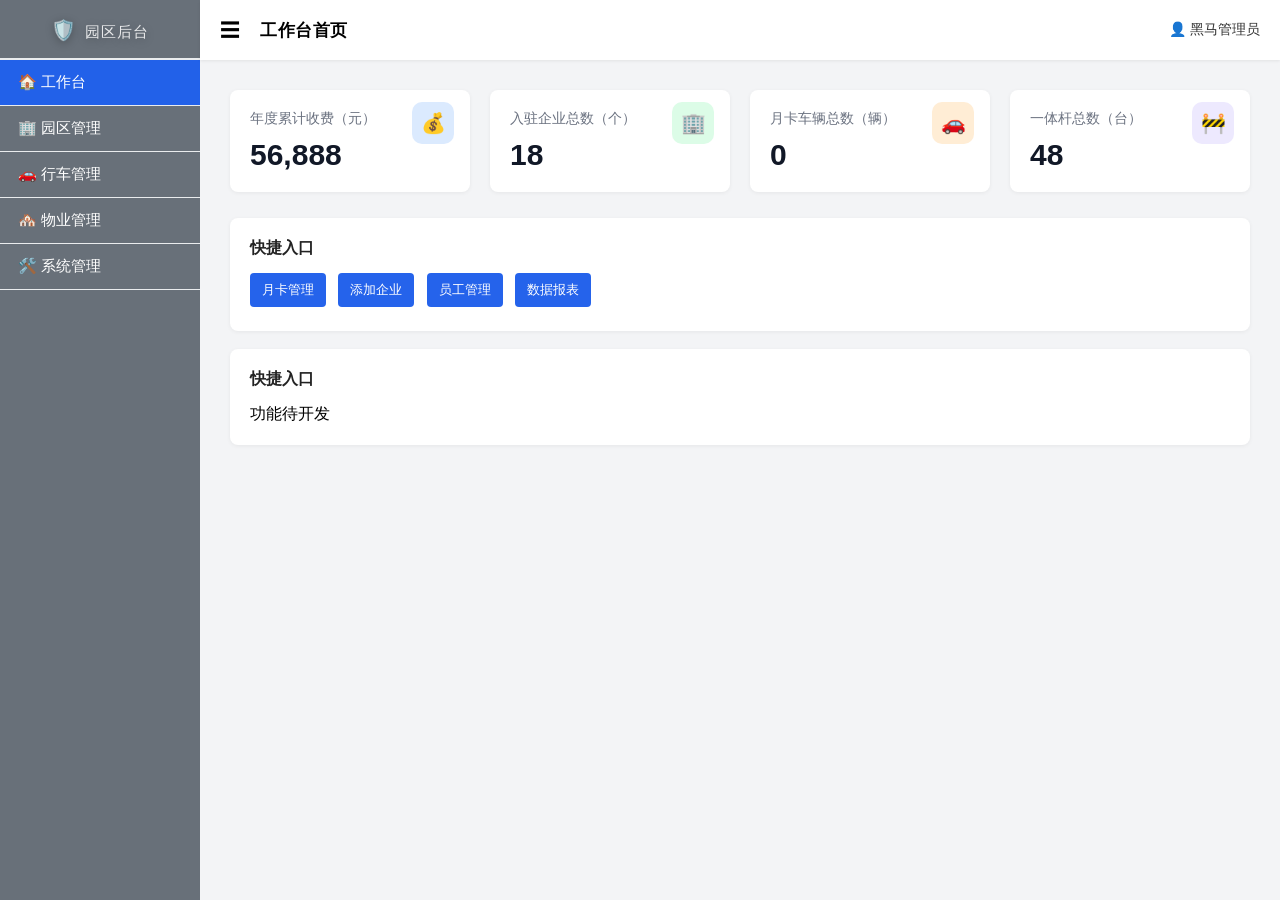
<file: Web/index.html/index.html>
<!DOCTYPE html>
<html lang="zh-CN">
<head>
    <meta charset="UTF-8">
    <title>工作台首页</title>
    <link rel="stylesheet" href="common.css">
    <script src="common.js"></script>
</head>
<body>
    <!--左侧侧边栏 -->
    <div class="sidebar" id="sidebar">
        <div class="logo">🛡️ <span>园区后台</span></div>
        <div class="menu-parent" data-href="index.html">🏠 <span>工作台</span></div>
        <div class="menu-parent" data-have-sub="true">🏢 <span>园区管理</span></div>
        <div class="menu-parent" data-have-sub="true">🚗 <span>行车管理</span></div>
        <div class="sub-menu">
            <div class="menu-child" data-href="#">📍 <span>区域管理</span></div>
            <div class="menu-child" data-href="monthCard.html">💳 <span>月卡管理</span></div>
            <div class="menu-child" data-href="#">💰 <span>停车缴费管理</span></div>
            <div class="menu-child" data-href="#">📋 <span>计费规则管理</span></div>
        </div>
        <div class="menu-parent" data-have-sub="true">🏘️ <span>物业管理</span></div>
        <div class="sub-menu">
            <div class="menu-child" data-href="#">⚙️ <span>一体杆管理</span></div>
        </div>
        <div class="menu-parent" data-have-sub="true">🛠️ <span>系统管理</span></div>
    </div>

    <div class="right-wrap">
        <div class="header">
            <button id="foldAllBtn">☰</button>
            <span>工作台首页</span>
            <div class="header-right">👤 黑马管理员</div>
        </div>
        <div class="content">
            <!--4项统计卡片区域-->
            <div class="stat-container">
                <div class="stat-card">
                    <div class="icon-box icon-blue">💰</div>
                    <div class="label">年度累计收费（元）</div>
                    <div class="num" id="totalFee">0</div>
                </div>
                <div class="stat-card">
                    <div class="icon-box icon-green">🏢</div>
                    <div class="label">入驻企业总数（个）</div>
                    <div class="num" id="companyCount">0</div>
                </div>
                <div class="stat-card">
                    <div class="icon-box icon-orange">🚗</div>
                    <div class="label">月卡车辆总数（辆）</div>
                    <div class="num" id="carCount">0</div>
                </div>
                <div class="stat-card">
                    <div class="icon-box icon-purple">🚧</div>
                    <div class="label">一体杆总数（台）</div>
                    <div class="num" id="poleCount">0</div>
                </div>
            </div>

            <!--快捷入口模块 -->
            <div class="quick-box">
                <h4>快捷入口</h4>
                <button class="quick-btn" id="goMonthCard">月卡管理</button>
                <button class="quick-btn">添加企业</button>
                <button class="quick-btn">员工管理</button>
                <button class="quick-btn">数据报表</button>
            </div>

            <!--快捷入口模块 -->
            <div class="quick-box">
                <h4>快捷入口</h4>
                <p>功能待开发</p>
            </div>
        </div>
    </div>

<script>
//全局存储key，全部页面统一
const STORAGE_KEY = "monthCardData";
//静态模拟固定数据
const staticInfo = {
    totalFee: 56888,
    companyCount: 18,
    poleCount: 48
};

//千分位格式化金额
function formatMoney(num){
    return Number(num).toString().replace(/\B(?=(\d{3})+(?!\d))/g,",");
}

//读取本地存储数据
function getLocalData(){
    let str = localStorage.getItem(STORAGE_KEY);
    if(str){
        return JSON.parse(str);
    }
}

//封装渲染函数 renderHomeStat
function renderHomeStat(){
    const list = getLocalData();
    document.getElementById("totalFee").innerText = formatMoney(staticInfo.totalFee);
    document.getElementById("companyCount").innerText = staticInfo.companyCount;
    document.getElementById("carCount").innerText = list ? list.length : 0;
    document.getElementById("poleCount").innerText = staticInfo.poleCount;
}

//快捷入口跳转
document.getElementById("goMonthCard").onclick = function(){
    location.href = "monthCard.html";
}

window.onload = function(){
    initCommonMenu();
    renderHomeStat();
}
</script>
</body>
</html>
</file>
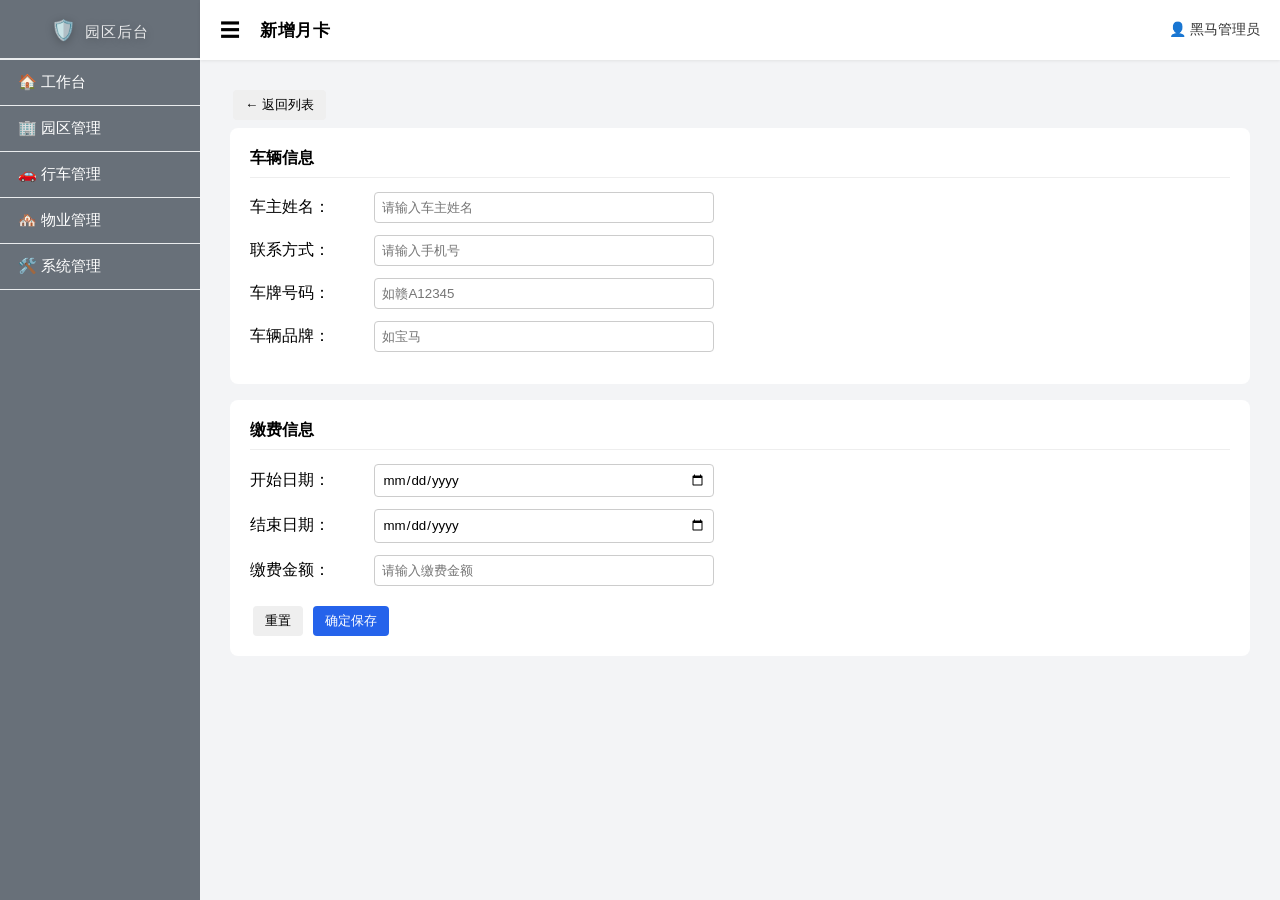
<file: Web/index.html/addMonthCard.html>
<!DOCTYPE html>
<html lang="zh-CN">
<head>
    <meta charset="UTF-8">
    <title>新增/编辑月卡</title>
    <link rel="stylesheet" href="common.css">
    <script src="common.js"></script>
</head>
<body>
    <div class="sidebar" id="sidebar">
        <div class="logo">🛡️ <span>园区后台</span></div>
        <div class="menu-parent" data-href="index.html">🏠 <span>工作台</span></div>
        <div class="menu-parent" data-have-sub="true">🏢 <span>园区管理</span></div>
        <div class="menu-parent" data-have-sub="true">🚗 <span>行车管理</span></div>
        <div class="sub-menu">
            <div class="menu-child" data-href="#">📍 <span>区域管理</span></div>
            <div class="menu-child" data-href="monthCard.html">💳 <span>月卡管理</span></div>
            <div class="menu-child" data-href="#">💰 <span>停车缴费管理</span></div>
            <div class="menu-child" data-href="#">📋 <span>计费规则管理</span></div>
        </div>
        <div class="menu-parent" data-have-sub="true">🏘️ <span>物业管理</span></div>
        <div class="sub-menu">
            <div class="menu-child" data-href="#">⚙️ <span>一体杆管理</span></div>
        </div>
        <div class="menu-parent" data-have-sub="true">🛠️ <span>系统管理</span></div>
    </div>

    <div class="right-wrap">
        <div class="header">
            <button id="foldAllBtn">☰</button>
            <span id="pageTitle">新增月卡</span>
            <div class="header-right">👤 黑马管理员</div>
        </div>
        <div class="content">
            <button class="btn" id="backListBtn">← 返回列表</button>
            <div class="error-tip" id="errMsg"></div>
            <!--车辆信息表单卡片 -->
            <div class="form-card">
                <h4>车辆信息</h4>
                <div class="form-item">
                    <label>车主姓名：</label>
                    <input type="text" id="carOwner" placeholder="请输入车主姓名">
                </div>
                <div class="form-item">
                    <label>联系方式：</label>
                    <input type="text" id="phone" placeholder="请输入手机号">
                </div>
                <div class="form-item">
                    <label>车牌号码：</label>
                    <input type="text" id="carNo" placeholder="如赣A12345">
                </div>
                <div class="form-item">
                    <label>车辆品牌：</label>
                    <input type="text" id="carBrand" placeholder="如宝马">
                </div>
            </div>
            <!--缴费信息表单卡片 -->
            <div class="form-card">
                <h4>缴费信息</h4>
                <div class="form-item">
                    <label>开始日期：</label>
                    <input type="date" id="startDate">
                </div>
                <div class="form-item">
                    <label>结束日期：</label>
                    <input type="date" id="endDate">
                </div>
                <div class="form-item">
                    <label>缴费金额：</label>
                    <input type="number" id="fee" placeholder="请输入缴费金额">
                </div>
                <div style="margin-top:20px;">
                    <button class="btn" id="resetFormBtn">重置</button>
                    <button class="btn btn-blue" id="saveFormBtn">确定保存</button>
                </div>
            </div>
        </div>
    </div>

<script>
const STORAGE_KEY = "monthCardData";
let editId = null;

//URL参数读取函数URLSearchParams
function getUrlParam(paramName){
    const urlParams = new URLSearchParams(location.search);
    return urlParams.get(paramName);
}

//读取本地
function getLocalData(){
    let str = localStorage.getItem(STORAGE_KEY);
    if(str) return JSON.parse(str);
    return [];
}
function saveToLocal(arr){
    localStorage.setItem(STORAGE_KEY,JSON.stringify(arr));
}
//计算剩余天数、状态
function calcRemainDay(startDate,endDate){
    const now = new Date();
    const end = new Date(endDate);
    const diff = Math.floor((end-now)/(1000*60*60*24));
    const status = diff>0 ? "可用":"已过期";
    return {remainDay:diff,status};
}
//表单回填编辑数据
function fillEditData(id){
    const arr = getLocalData();
    const item = arr.find(x=>x.id === Number(id));
    if(!item) return;
    document.getElementById("carOwner").value = item.carOwner;
    document.getElementById("phone").value = item.phone;
    document.getElementById("carNo").value = item.carNo;
    document.getElementById("carBrand").value = item.carBrand;
    document.getElementById("startDate").value = item.startDate;
    document.getElementById("endDate").value = item.endDate;
    document.getElementById("fee").value = item.fee;
}
//表单校验：必填、手机号正则、国内车牌正则
function validateForm(){
    const errBox = document.getElementById("errMsg");
    errBox.innerText = "";
    const carOwner = document.getElementById("carOwner").value.trim();
    const phone = document.getElementById("phone").value.trim();
    const carNo = document.getElementById("carNo").value.trim();
    const carBrand = document.getElementById("carBrand").value.trim();
    const startDate = document.getElementById("startDate").value;
    const endDate = document.getElementById("endDate").value;
    const fee = Number(document.getElementById("fee").value);

    //手机号正则
    const regPhone = /^1[3-9]\d{9}$/;
    //国内车牌正则
    const regCar = /^[京津沪渝冀豫云辽黑湘皖鲁新苏浙赣鄂桂甘晋蒙陕吉闽贵粤青藏川宁琼使领A-Z]{1}[A-Z]{1}[A-Z0-9]{4}[A-Z0-9挂学警港澳]{1}$/;

    if(!carOwner){errBox.innerText="车主姓名不能为空";return false;}
    if(!phone){errBox.innerText="手机号不能为空";return false;}
    if(!regPhone.test(phone)){errBox.innerText="手机号格式错误";return false;}
    if(!carNo){errBox.innerText="车牌号码不能为空";return false;}
    if(!regCar.test(carNo)){errBox.innerText="国内车牌格式错误";return false;}
    if(!carBrand){errBox.innerText="车辆品牌不能为空";return false;}
    if(!startDate){errBox.innerText="开始日期不能为空";return false;}
    if(!endDate){errBox.innerText="结束日期不能为空";return false;}
    if(new Date(endDate) < new Date(startDate)){errBox.innerText="结束日期不能早于开始日期";return false;}
    if(!fee || fee<=0){errBox.innerText="缴费金额必须大于0";return false;}
    return true;
}

//重置表单
document.getElementById("resetFormBtn").onclick = function(){
    document.getElementById("carOwner").value="";
    document.getElementById("phone").value="";
    document.getElementById("carNo").value="";
    document.getElementById("carBrand").value="";
    document.getElementById("startDate").value="";
    document.getElementById("endDate").value="";
    document.getElementById("fee").value="";
    document.getElementById("errMsg").innerText="";
}
//返回列表
document.getElementById("backListBtn").onclick = function(){
    location.href = "monthCard.html";
}
//保存表单
document.getElementById("saveFormBtn").onclick = function(){
    if(!validateForm()) return;
    const carOwner = document.getElementById("carOwner").value.trim();
    const phone = document.getElementById("phone").value.trim();
    const carNo = document.getElementById("carNo").value.trim();
    const carBrand = document.getElementById("carBrand").value.trim();
    const startDate = document.getElementById("startDate").value;
    const endDate = document.getElementById("endDate").value;
    const fee = Number(document.getElementById("fee").value);
    const calcResult = calcRemainDay(startDate,endDate);

    let arr = getLocalData();
    if(editId){
        //编辑模式
        const idx = arr.findIndex(x=>x.id === Number(editId));
        arr[idx] = {
            ...arr[idx],
            carOwner,phone,carNo,carBrand,startDate,endDate,fee,
            remainDay:calcResult.remainDay,
            status:calcResult.status
        }
    }else{
        //新增模式
        const newId = (Array.isArray(arr) && arr.length>0) ? Math.max(...arr.map(x=>x.id)) : 1;
        arr.push({
            id:newId,carOwner,phone,carNo,carBrand,startDate,endDate,fee,
            remainDay:calcResult.remainDay,
            status:calcResult.status
        })
    }
    saveToLocal(arr);
    alert("保存成功");
    location.href = "monthCard.html";
}

window.onload = function(){
    initCommonMenu();
    editId = getUrlParam("id");
    if(editId){
        document.getElementById("pageTitle").innerText = "编辑月卡";
        fillEditData(editId);
    }else{
        document.getElementById("pageTitle").innerText = "新增月卡";
    }
}
</script>
</body>
</html>
</file>
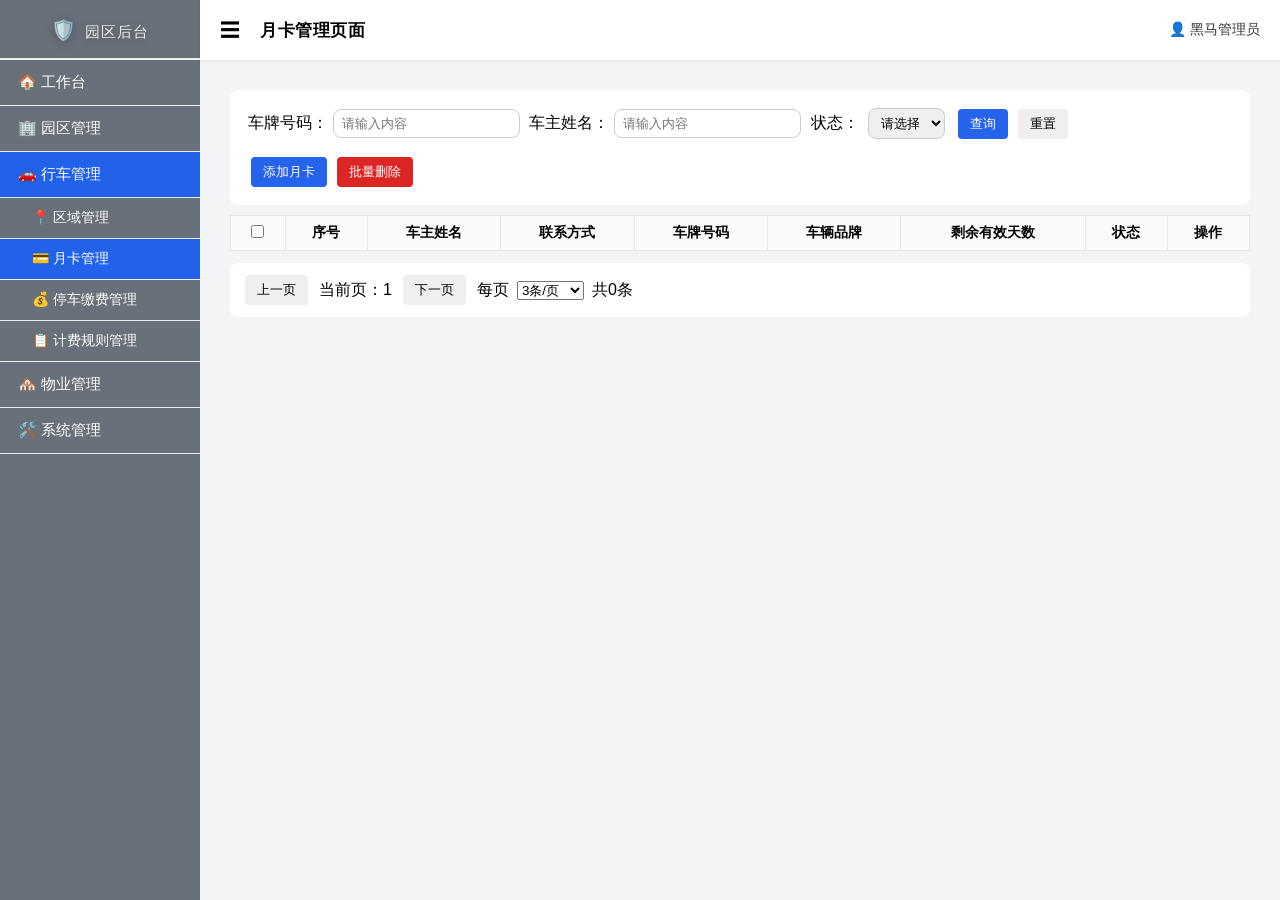
<file: Web/index.html/monthCard.html>
<!DOCTYPE html>
<html lang="zh-CN">
<head>
    <meta charset="UTF-8">
    <title>月卡管理</title>
    <link rel="stylesheet" href="common.css">
    <script src="common.js"></script>
</head>
<body>
    <div class="sidebar" id="sidebar">
        <div class="logo">🛡️ <span>园区后台</span></div>
        <div class="menu-parent" data-href="index.html">🏠 <span>工作台</span></div>
        <div class="menu-parent" data-have-sub="true">🏢 <span>园区管理</span></div>
        <div class="menu-parent" data-have-sub="true">🚗 <span>行车管理</span></div>
        <div class="sub-menu">
            <div class="menu-child" data-href="#">📍 <span>区域管理</span></div>
            <div class="menu-child" data-href="monthCard.html">💳 <span>月卡管理</span></div>
            <div class="menu-child" data-href="#">💰 <span>停车缴费管理</span></div>
            <div class="menu-child" data-href="#">📋 <span>计费规则管理</span></div>
        </div>
        <div class="menu-parent" data-have-sub="true">🏘️ <span>物业管理</span></div>
        <div class="sub-menu">
            <div class="menu-child" data-href="#">⚙️ <span>一体杆管理</span></div>
        </div>
        <div class="menu-parent" data-have-sub="true">🛠️ <span>系统管理</span></div>
    </div>

    <div class="right-wrap">
        <div class="header">
            <button id="foldAllBtn">☰</button>
            <span>月卡管理页面</span>
            <div class="header-right">👤 黑马管理员</div>
        </div>
        <div class="content">
            <!--筛选区域 -->
            <div class="search-area">
                车牌号码：<input type="text" id="searchCarNo" placeholder="请输入内容">
                车主姓名：<input type="text" id="searchOwner" placeholder="请输入内容">
                状态：
                <select id="searchStatus">
                    <option value="">请选择</option>
                    <option value="可用">可用</option>
                    <option value="已过期">已过期</option>
                </select>
                <button class="btn btn-blue" id="searchBtn">查询</button>
                <button class="btn" id="resetBtn">重置</button>
                <br><br>
                <button class="btn btn-blue" id="addCardBtn">添加月卡</button>
                <button class="btn btn-red" id="batchDelBtn">批量删除</button>
            </div>
            <!--表格区域 -->
            <table>
                <thead>
                    <tr>
                        <th><input type="checkbox" id="checkAll"></th>
                        <th>序号</th>
                        <th>车主姓名</th>
                        <th>联系方式</th>
                        <th>车牌号码</th>
                        <th>车辆品牌</th>
                        <th>剩余有效天数</th>
                        <th>状态</th>
                        <th>操作</th>
                    </tr>
                </thead>
                <tbody id="tableBody"></tbody>
            </table>
            <!--分页区域 -->
            <div class="page-box">
                <button class="btn" id="prevPage">上一页</button>
                <span>当前页：<span id="curPage">1</span></span>
                <button class="btn" id="nextPage">下一页</button>
                <span>每页</span>
                <select id="pageSizeSelect">
                    <option value="3">3条/页</option>
                    <option value="5">5条/页</option>
                    <option value="10">10条/页</option>
                </select>
                <span id="totalCount">共0条</span>
            </div>
        </div>
    </div>

    <!--查看弹窗 全部只读 -->
    <div class="mask" id="viewMask">
        <div class="modal">
            <h3>查看月卡信息</h3>
            <div class="form-item">车主姓名：<input readonly id="viewOwner"></div>
            <div class="form-item">联系方式：<input readonly id="viewPhone"></div>
            <div class="form-item">车牌号码：<input readonly id="viewCarNo"></div>
            <div class="form-item">车辆品牌：<input readonly id="viewBrand"></div>
            <div class="form-item">开始日期：<input readonly id="viewStart"></div>
            <div class="form-item">结束日期：<input readonly id="viewEnd"></div>
            <div class="form-item">缴费金额：<input readonly id="viewFee"></div>
            <div class="form-item">剩余天数：<input readonly id="viewRemain"></div>
            <div class="form-item">状态：<input readonly id="viewStatus"></div>
            <div class="modal-footer">
                <button class="btn" id="closeView">关闭</button>
            </div>
        </div>
    </div>

    <!--续费弹窗：车辆信息只读，仅可修改结束日期、续费金额 -->
    <div class="mask" id="renewMask">
        <div class="modal">
            <h3>月卡续费</h3>
            <div class="form-item">车主姓名：<input readonly id="renewOwner"></div>
            <div class="form-item">车牌号码：<input readonly id="renewCarNo"></div>
            <div class="form-item">新结束日期：<input type="date" id="renewEndDate"></div>
            <div class="form-item">续费金额：<input type="number" id="renewFee"></div>
            <div class="modal-footer">
                <button class="btn" id="closeRenew">取消</button>
                <button class="btn btn-blue" id="submitRenew">确认续费</button>
            </div>
        </div>
    </div>

<script>
const STORAGE_KEY = "monthCardData";
let currentPage = 1;
let pageSize = 3;
let filterData = [];
let renewEditId = null;

//读取本地
function getLocalData(){
    let str = localStorage.getItem(STORAGE_KEY);
    if(str) return JSON.parse(str);
    return [];
}
//统一保存函数
function saveToLocal(arr){
    localStorage.setItem(STORAGE_KEY,JSON.stringify(arr));
}
//计算剩余天数、状态
function calcRemainDay(startDate,endDate){
    const now = new Date();
    const end = new Date(endDate);
    const diff = Math.floor((end - now)/(1000*60*60*24));
    const status = diff>0 ? "可用":"已过期";
    return {remainDay:diff,status};
}

//封装表格渲染函数 renderTable
function renderTable(){
    const allList = getLocalData();
    const sCarNo = document.getElementById("searchCarNo").value.trim();
    const sOwner = document.getElementById("searchOwner").value.trim();
    const sStatus = document.getElementById("searchStatus").value;
    //条件过滤 filter
    filterData = allList.filter(item=>{
        let flag = true;
        if(sCarNo) flag = flag && item.carNo.includes(sCarNo);
        if(sOwner) flag = flag && item.carOwner.includes(sOwner);
        if(sStatus) flag = flag && item.status === sStatus;
        return flag;
    })
    //分页切片 slice
    const startIndex = (currentPage-1)*pageSize;
    const pageArr = filterData.slice(startIndex,startIndex+pageSize);
    const tbody = document.getElementById("tableBody");
    tbody.innerHTML = "";
    pageArr.forEach((item,index)=>{
        const tr = document.createElement("tr");
        const statusClass = item.status === "可用" ? "status-normal":"status-expire";
        tr.innerHTML = `
        <td><input type="checkbox" class="rowCheck" data-id="${item.id}"></td>
        <td>${startIndex+index+1}</td>
        <td>${item.carOwner}</td>
        <td>${item.phone}</td>
        <td>${item.carNo}</td>
        <td>${item.carBrand}</td>
        <td>${item.remainDay}</td>
        <td class="${statusClass}">${item.status}</td>
        <td>
            <button class="btn" onclick="viewCard(${item.id})">查看</button>
            <button class="btn" onclick="renewCard(${item.id})">续费</button>
            <button class="btn btn-blue" onclick="editCard(${item.id})">编辑</button>
            <button class="btn btn-red" onclick="deleteCard(${item.id})">删除</button>
        </td>`;
        tbody.appendChild(tr);
    })
    document.getElementById("curPage").innerText = currentPage;
    document.getElementById("totalCount").innerText = `共${filterData.length}条`;
}

//查看弹窗打开
function viewCard(id){
    const list = getLocalData();
    const one = list.find(x=>x.id===id);
    document.getElementById("viewOwner").value = one.carOwner;
    document.getElementById("viewPhone").value = one.phone;
    document.getElementById("viewCarNo").value = one.carNo;
    document.getElementById("viewBrand").value = one.carBrand;
    document.getElementById("viewStart").value = one.startDate;
    document.getElementById("viewEnd").value = one.endDate;
    document.getElementById("viewFee").value = one.fee;
    document.getElementById("viewRemain").value = one.remainDay;
    document.getElementById("viewStatus").value = one.status;
    document.getElementById("viewMask").style.display="block";
}
document.getElementById("closeView").onclick = ()=>{document.getElementById("viewMask").style.display="none";};

//续费弹窗打开
function renewCard(id){
    renewEditId = id;
    const list = getLocalData();
    const one = list.find(x=>x.id===id);
    document.getElementById("renewOwner").value = one.carOwner;
    document.getElementById("renewCarNo").value = one.carNo;
    document.getElementById("renewEndDate").value = one.endDate;
    document.getElementById("renewFee").value = one.fee;
    document.getElementById("renewMask").style.display="block";
}
document.getElementById("closeRenew").onclick = ()=>{document.getElementById("renewMask").style.display="none";};
//确认续费
document.getElementById("submitRenew").onclick = function(){
    const newEnd = document.getElementById("renewEndDate").value;
    const newFee = Number(document.getElementById("renewFee").value);
    if(!newEnd || !newFee){alert("请完整填写续费信息");return;}
    const list = getLocalData();
    const idx = list.findIndex(x=>x.id === renewEditId);
    const old = list[idx];
    const calc = calcRemainDay(old.startDate,newEnd);
    list[idx].endDate = newEnd;
    list[idx].fee = newFee;
    list[idx].remainDay = calc.remainDay;
    list[idx].status = calc.status;
    saveToLocal(list);
    document.getElementById("renewMask").style.display="none";
    renderTable();
    alert("续费成功");
}

//编辑跳转，携带id参数
function editCard(id){
    location.href = `addMonthCard.html?id=${id}`;
}
//单条删除 confirm二次确认
function deleteCard(id){
    if(!confirm("确认删除该条月卡记录？")) return;
    let arr = getLocalData();
    arr = arr.filter(item=>item.id!==id);
    saveToLocal(arr);
    renderTable();
}

//全选复选框
document.getElementById("checkAll").onchange = function(){
    const rowChecks = document.querySelectorAll(".rowCheck");
    rowChecks.forEach(cb=>{cb.checked = this.checked;});
}
//批量删除
document.getElementById("batchDelBtn").onclick = function(){
    const checkIdList = Array.from(document.querySelectorAll(".rowCheck:checked")).map(c=>Number(c.dataset.id));
    if(checkIdList.length===0){alert("请勾选需要删除的数据");return;}
    if(!confirm(`确认批量删除选中${checkIdList.length}条记录？`)) return;
    let arr = getLocalData();
    arr = arr.filter(item=>!checkIdList.includes(item.id));
    saveToLocal(arr);
    renderTable();
}

//查询
document.getElementById("searchBtn").onclick = function(){
    currentPage = 1;
    renderTable();
}
//重置
document.getElementById("resetBtn").onclick = function(){
    document.getElementById("searchCarNo").value="";
    document.getElementById("searchOwner").value="";
    document.getElementById("searchStatus").value="";
    currentPage=1;
    renderTable();
}
//新增跳转
document.getElementById("addCardBtn").onclick = ()=>{location.href="addMonthCard.html";};

//分页切换
document.getElementById("prevPage").onclick = function(){
    if(currentPage>1){currentPage--;renderTable();}
}
document.getElementById("nextPage").onclick = function(){
    const maxPage = Math.ceil(filterData.length/pageSize);
    if(currentPage<maxPage){currentPage++;renderTable();}
}
document.getElementById("pageSizeSelect").onchange = function(){
    pageSize = Number(this.value);
    currentPage = 1;
    renderTable();
}

window.onload = function(){
    initCommonMenu();
    renderTable();
}
</script>
</body>
</html>
</file>
<file: Web/index.html/common.css>
/* =================全局基础================= */
* {
    margin: 0;
    padding: 0;
    box-sizing: border-box;
    font-family: "Microsoft YaHei", sans-serif;
}

body {
    display: flex;
    height: 100vh;
    background-color: #f3f4f6;
    overflow: hidden;
}

/* =================侧边栏布局================= */
.sidebar {
    width: 200px;
    background-color: #687079;
    color: #ffffff;
    transition: width 0.3s ease;
    overflow: hidden;
    flex-shrink: 0;
}

/* 折叠状态：收缩为64px窄栏 */
.sidebar.collapse-all {
    width: 64px;
}

/* 折叠时完全隐藏logo，杜绝文字截断一半 */
.sidebar.collapse-all .logo {
    display: none;
}

/* 折叠模式：侧边栏内部原生子菜单强制永远隐藏 !important，防止撑开侧边栏冒出来 */
.sidebar.collapse-all .sub-menu {
    display: none !important;
}

/* 折叠状态隐藏菜单文字，仅保留emoji图标 */
.sidebar.collapse-all .menu-parent span,
.sidebar.collapse-all .menu-child span {
    display: none;
}

/* Logo样式 展开状态生效 */
.sidebar .logo {
    height: 60px;
    line-height: 60px;
    text-align: center;
    font-size: 20px;
    font-weight: 700;
    letter-spacing: 2px;
    color: #ffffff;
    text-shadow: 0 2px 10px rgba(0, 0, 0, 0.25);
    border-bottom: 2px solid #eaecee;
}
.sidebar .logo span {
    font-size: 15px;
    font-weight: 400;
    letter-spacing: 1px;
    opacity: 0.85;
}

/*一级父菜单 */
.menu-parent {
    cursor: pointer;
    padding: 13px 18px;
    border-bottom: 1px solid #eaecee;
    font-size: 15px;
}
.sidebar.collapse-all .menu-parent {
    padding: 13px 22px;
    text-align: center;
}
.menu-parent:hover {
    background-color: #abbfe1;
}
.menu-parent.active {
    background-color: #2261e9;
}

/* 展开模式下侧边栏内部子菜单 */
.sub-menu {
    display: none;
    background-color: #687079;
}
.sub-menu.open {
    display: block;
}

/*子菜单项 */
.menu-child {
    padding: 11px 32px;
    cursor: pointer;
    border-bottom: 1px solid #eaecee;
    font-size: 14px;
}
.sidebar.collapse-all .menu-child {
    padding: 11px 22px;
    text-align: center;
}
.menu-child:hover {
    background-color: #abbfe1;
}
.menu-child.active {
    background-color: #2261e9;
}

/* =========折叠窄栏 hover弹出的悬浮浮窗（挂载body，不在sidebar内部，不会撑开侧边栏）========= */
.submenu-popper {
    position: fixed;
    left: 64px;
    z-index: 999;
    background: #687079;
    color: #fff;
    min-width: 160px;
    border-radius: 4px;
    box-shadow: 0 4px 12px rgba(0, 0, 0, 0.25);
    display: none;
}
.submenu-popper .popper-item {
    padding: 10px 16px;
    cursor: pointer;
    border-bottom: 1px solid #384456;
}
.submenu-popper .popper-item:hover {
    background: #384456;
}

/* =================右侧头部+内容区================= */
.right-wrap {
    flex: 1;
    display: flex;
    flex-direction: column;
}
.header {
    height: 60px;
    background-color: #ffffff;
    box-shadow: 0 1px 3px rgba(0, 0, 0, 0.08);
    display: flex;
    align-items: center;
    padding: 0 20px;
}
#foldAllBtn {
    border: none;
    background: none;
    font-size: 20px;
    cursor: pointer;
    margin-right: 20px;
    transition: all 0.2s;
}
#foldAllBtn:hover {
    background: #e5e7eb;
    border-radius: 4px;
}
.header-right {
    margin-left: auto;
    font-size: 14px;
    color: #333;
}
.header > span {
    font-size: 17px;
    font-weight: 800;
    letter-spacing: 0.5px;
}
.content {
    flex: 1;
    padding: 30px;
    overflow: auto;
}

/* =================首页统计卡片================= */
.stat-container {
    display: grid;
    grid-template-columns: repeat(4, 1fr);
    gap: 20px;
    margin-bottom: 26px;
}
.stat-card {
    background: #ffffff;
    padding: 20px;
    border-radius: 8px;
    box-shadow: 0 1px 4px rgba(0, 0, 0, 0.06);
    position: relative;

    transition: transform 0.2s ease, box-shadow 0.2s ease;
}
.stat-card:hover {
    transform: translateY(-4px);
    box-shadow: 0 12px 20px rgba(0, 0, 0, 0.12);
}
.stat-card:active {
    transform: translateY(0px);
    box-shadow: 0 2px 8px rgba(0, 0, 0, 0.06);
}
.stat-card .icon-box {
    position: absolute;
    top: 12px;
    right: 16px;
    width: 42px;
    height: 42px;
    line-height: 12px;
    border-radius: 10px;
    display: flex;
    align-items: center;
    justify-content: center;
    font-size: 20px;

    /* 让图标盒本身不受卡片 transform 影响 */
    transform: translate(0, 0) !important;
}
.icon-blue {
    background-color: #dbeafe;
    color: #2563eb;
}
.icon-green {
    background-color: #dcfce7;
    color: #16a34a;
}
.icon-orange {
    background-color: #ffedd5;
    color: #f97316;
}
.icon-purple {
    background-color: #ede9fe;
    color: #7c3aed;
}
.stat-card .label {
    color: #6b7280;
    font-size: 14px;
}
.stat-card .num {
    font-size: 30px;
    font-weight: bold;
    color: #111827;
    margin-top: 10px;
}

/* 首页快捷入口 */
.quick-box {
    background: #ffffff;
    padding: 20px;
    border-radius: 8px;
    box-shadow: 0 1px 4px rgba(0, 0, 0, 0.06);
    margin-bottom: 18px;
}
.quick-box h4 {
    font-size: 16px;
    margin-bottom: 14px;
    color: #222;
}
.quick-btn {
    padding: 8px 12px;
    background-color: #2563eb;
    color: #fff;
    border: none;
    border-radius: 4px;
    cursor: pointer;
    margin-right: 8px;
    margin-bottom: 4px;
}

/* =================通用按钮 hover上浮效果================= */
.btn, .quick-btn {
    transition: all 0.2s ease;
}
.btn:hover, .quick-btn:hover {
    transform: translateY(-3px);
    box-shadow: 0 6px 20px rgba(0, 0, 0, 0.15);
}
.btn:active, .quick-btn:active {
    transform: translateY(0px);
    box-shadow: 0 1px 3px rgba(0, 0, 0, 0.08);
}

/* =================月卡列表页面样式================= */
.search-area {
    background: #fff;
    padding: 18px;
    border-radius: 8px;
    margin-bottom: 10px;
}
.search-area input, .search-area select {
    padding: 6px 8px;
    margin: 0 5px;
    border: 1px solid #ccc;
    border-radius: 8px;
}
.btn {
    padding: 6px 12px;
    border: none;
    border-radius: 4px;
    cursor: pointer;
    margin: 0 3px;
}
.btn-blue {
    background: #2563eb;
    color: #fff;
}
.btn-red {
    background: #dc2626;
    color: #fff;
}
table {
    width: 100%;
    border-collapse: collapse;
    background: #fff;
    border-radius: 8px;
}
th, td {
    border: 1px solid #e5e7eb;
    padding: 8px;
    text-align: center;
    font-size: 14px;
}
th {
    background: #f9fafb;
}
.page-box {
    margin-top: 12px;
    background: #fff;
    padding: 12px;
    display: flex;
    align-items: center;
    gap: 8px;
    border-radius: 8px;
}
.status-normal {
    color: #16a34a;
}
.status-expire {
    color: #dc2626;
}

/*弹窗遮罩 */
.mask {
    position: fixed;
    left: 0;
    top: 0;
    width: 100%;
    height: 100%;
    background: rgba(0, 0, 0, 0.4);
    display: none;
    z-index: 99;
}
.modal {
    position: absolute;
    width: 540px;
    background: #fff;
    left: 50%;
    top: 50%;
    transform: translate(-50%, -50%);
    padding: 22px;
    border-radius: 8px;
}
.modal h3 {
    margin-bottom: 16px;
}
.modal .form-item {
    margin: 10px 0;
}
.modal input {
    width: 100%;
    padding: 7px;
    border: 1px solid #ccc;
    border-radius: 4px;
}
.modal-footer {
    margin-top: 20px;
    text-align: right;
}

/* 编辑表单页面 */
.form-card {
    background: #fff;
    padding: 20px;
    border-radius: 8px;
    margin-bottom: 16px;
}
.form-card h4 {
    margin-bottom: 14px;
    border-bottom: 1px solid #eee;
    padding-bottom: 8px;
}
.form-item {
    margin: 12px 0;
}
.form-item label {
    display: inline-block;
    width: 120px;
}
.form-item input {
    padding: 7px;
    width: 340px;
    border: 1px solid #ccc;
    border-radius: 4px;
}
.error-tip {
    color: red;
    margin: 8px 0;
}
</file>
